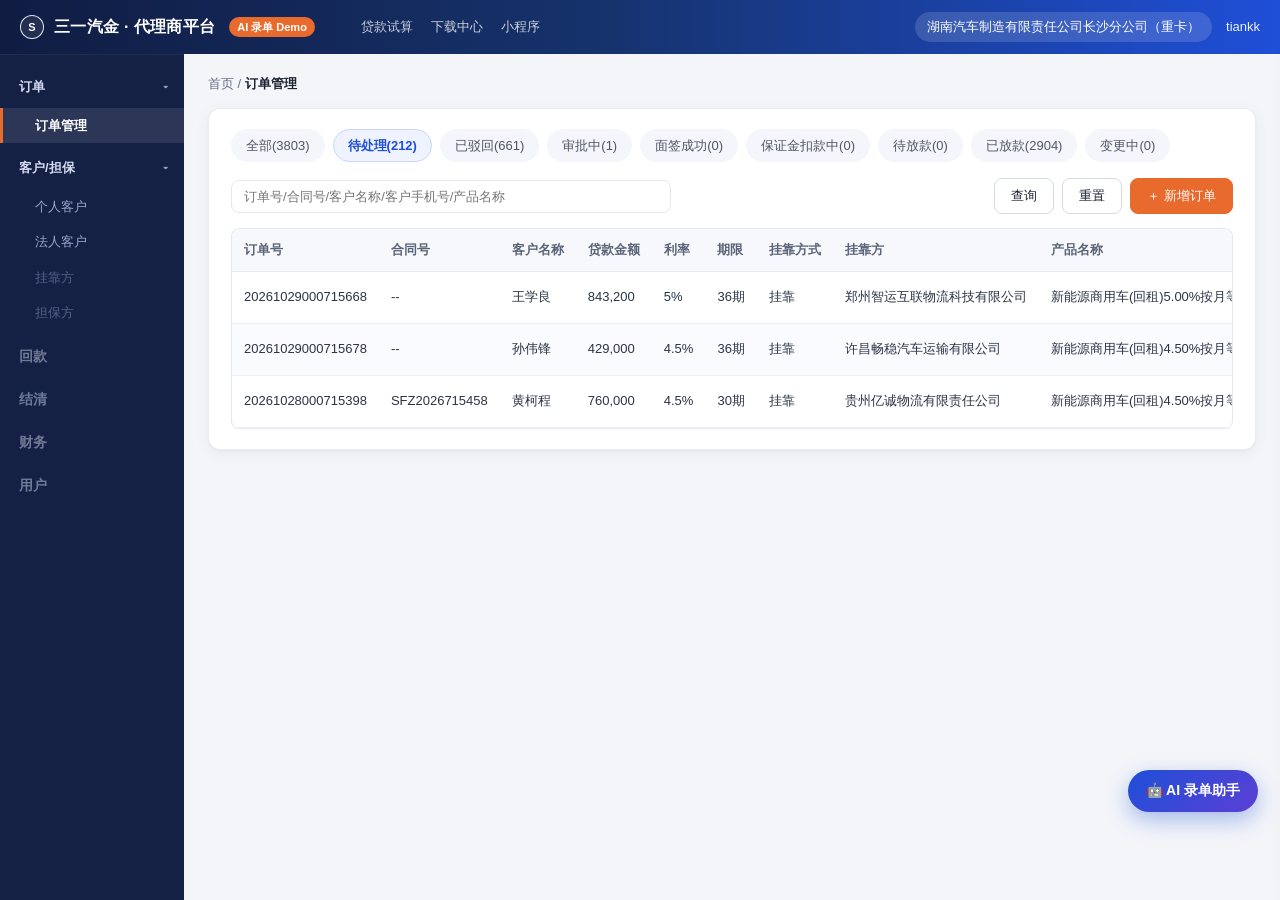
<file: index.html>
<!DOCTYPE html>
<html lang="zh-CN">
<head>
  <meta charset="UTF-8"/>
  <meta name="viewport" content="width=device-width, initial-scale=1.0"/>
  <link rel="icon" href="data:image/svg+xml,<svg xmlns=%22http://www.w3.org/2000/svg%22 viewBox=%220 0 32 32%22><circle cx=%2216%22 cy=%2216%22 r=%2214%22 fill=%22%231f4fd8%22/><text x=%2216%22 y=%2221%22 text-anchor=%22middle%22 fill=%22white%22 font-size=%2214%22 font-family=%22sans-serif%22>S</text></svg>"/>
  <title>三一汽金 · AI 智能录单 Demo（全字段版）</title>
  <link rel="stylesheet" href="styles.css"/>
</head>
<body>
  <!-- 顶栏 -->
  <header class="topbar">
    <div class="logo">
      <span class="tri">S</span>
      三一汽金 · 代理商平台
      <span class="demo-badge">AI 录单 Demo</span>
    </div>
    <span class="tb-item">贷款试算</span>
    <span class="tb-item">下载中心</span>
    <span class="tb-item">小程序</span>
    <div class="tb-right">
      <span class="pill">湖南汽车制造有限责任公司长沙分公司（重卡）</span>
      <span class="user-name">tiankk</span>
    </div>
  </header>

  <div class="layout">
    <!-- 左侧导航：订单列表 / 个人客户 / 法人客户 -->
    <nav class="sidenav" aria-label="主导航">
      <div class="nav-group">
        <div class="nav-item" data-nav="order">订单 <span class="caret">▾</span></div>
        <div class="nav-sub active" data-nav="order">订单管理</div>
      </div>
      <div class="nav-group">
        <div class="nav-item" data-nav="cust">客户/担保 <span class="caret">▾</span></div>
        <div class="nav-sub" data-nav="person">个人客户</div>
        <div class="nav-sub" data-nav="corp">法人客户</div>
        <div class="nav-sub dim" data-nav="">挂靠方</div>
        <div class="nav-sub dim" data-nav="">担保方</div>
      </div>
      <div class="nav-item dim" data-nav="">回款</div>
      <div class="nav-item dim" data-nav="">结清</div>
      <div class="nav-item dim" data-nav="">财务</div>
      <div class="nav-item dim" data-nav="">用户</div>
    </nav>

    <main class="main" id="main">
      <!-- ========= 订单管理列表 ========= -->
      <section id="view-orderList">
        <div class="crumbs">首页 / <b>订单管理</b></div>
        <div class="card">
          <div class="stat-tabs" id="orderTabs">
            <span class="stat-tab">全部(3803)</span>
            <span class="stat-tab on">待处理(212)</span>
            <span class="stat-tab">已驳回(661)</span>
            <span class="stat-tab">审批中(1)</span>
            <span class="stat-tab">面签成功(0)</span>
            <span class="stat-tab">保证金扣款中(0)</span>
            <span class="stat-tab">待放款(0)</span>
            <span class="stat-tab">已放款(2904)</span>
            <span class="stat-tab">变更中(0)</span>
          </div>
          <div class="list-head">
            <div class="search-box">
              <input id="orderSearch" placeholder="订单号/合同号/客户名称/客户手机号/产品名称"/>
            </div>
            <div class="toolbar-actions">
              <button type="button" class="btn" id="orderQueryBtn">查询</button>
              <button type="button" class="btn" id="orderResetBtn">重置</button>
              <button type="button" class="btn btn-orange" id="newOrderBtn">＋ 新增订单</button>
            </div>
          </div>
          <div class="table-wrap">
            <table class="grid" id="orderTable">
              <thead>
                <tr>
                  <th>订单号</th>
                  <th>合同号</th>
                  <th>客户名称</th>
                  <th>贷款金额</th>
                  <th>利率</th>
                  <th>期限</th>
                  <th>挂靠方式</th>
                  <th>挂靠方</th>
                  <th>产品名称</th>
                  <th>订单状态</th>
                  <th>操作</th>
                </tr>
              </thead>
              <tbody></tbody>
            </table>
          </div>
        </div>
      </section>

      <!-- ========= 个人客户列表 ========= -->
      <section id="view-personList" class="hidden">
        <div class="crumbs">首页 / 客户/担保 / <b>个人客户</b></div>
        <div class="card">
          <div class="stat-tabs" id="personTabs">
            <span class="stat-tab on">全部(1882)</span>
            <span class="stat-tab">待授权(1295)</span>
            <span class="stat-tab">预审中(0)</span>
            <span class="stat-tab">预审通过(619)</span>
            <span class="stat-tab">预审拒绝(31)</span>
          </div>
          <div class="list-head">
            <div class="search-box">
              <input id="personSearch" placeholder="搜索客户或配偶姓名/身份证/手机号"/>
            </div>
            <div class="toolbar-actions">
              <button type="button" class="btn" id="personQueryBtn">查询</button>
              <button type="button" class="btn" id="personResetBtn">重置</button>
              <button type="button" class="btn btn-orange" id="newPersonBtn">＋ 录客户</button>
            </div>
          </div>
          <div class="table-wrap">
            <table class="grid" id="personTable">
              <thead>
                <tr>
                  <th>客户姓名</th>
                  <th>身份证</th>
                  <th>客户来源</th>
                  <th>婚姻状况</th>
                  <th>业务类型</th>
                  <th>创建时间</th>
                  <th>汽金状态</th>
                </tr>
              </thead>
              <tbody></tbody>
            </table>
          </div>
        </div>
      </section>

      <!-- ========= 法人客户列表 ========= -->
      <section id="view-corpList" class="hidden">
        <div class="crumbs">首页 / 客户/担保 / <b>法人客户</b></div>
        <div class="card">
          <div class="stat-tabs" id="corpTabs">
            <span class="stat-tab on">全部(1378)</span>
            <span class="stat-tab">待授权(1249)</span>
            <span class="stat-tab">预审通过(189)</span>
            <span class="stat-tab">预审拒绝(7)</span>
          </div>
          <div class="list-head">
            <div class="search-box">
              <input id="corpSearch" placeholder="搜索企业名称/统一社会信用代码/法人姓名/法人身份证号"/>
            </div>
            <div class="toolbar-actions">
              <button type="button" class="btn" id="corpQueryBtn">查询</button>
              <button type="button" class="btn" id="corpResetBtn">重置</button>
              <button type="button" class="btn btn-orange" id="newCorpBtn">＋ 录客户</button>
            </div>
          </div>
          <div class="table-wrap">
            <table class="grid" id="corpTable">
              <thead>
                <tr>
                  <th>客户姓名</th>
                  <th>统一社会信用代码</th>
                  <th>法人姓名</th>
                  <th>业务类型</th>
                  <th>法人身份证号</th>
                  <th>汽金状态</th>
                </tr>
              </thead>
              <tbody></tbody>
            </table>
          </div>
        </div>
      </section>

      <!-- ========= 新增订单（四步向导） ========= -->
      <section id="view-wizard" class="hidden">
        <div class="crumbs">首页 / 订单管理 / <b>编辑订单</b> <span class="mode-hint">AI 录单模式</span></div>
        <div class="card">
          <div class="steps-bar" id="stepsBar">
            <div class="step-it on"><span class="n">1</span>选择金融产品</div>
            <div class="step-line"></div>
            <div class="step-it"><span class="n">2</span>添加客户、担保人</div>
            <div class="step-line"></div>
            <div class="step-it"><span class="n">3</span>添加资产</div>
            <div class="step-line"></div>
            <div class="step-it"><span class="n">4</span>上传附件</div>
          </div>

          <!-- 第一步：产品信息 -->
          <div id="step1">
            <div class="form-sec">
              <div class="f-row">
                <div class="f-item" data-field="bizType">
                  <div class="f-label">业务类型 <span class="ai-tag"></span></div>
                  <div class="opt-tags" id="bizType">
                    <span class="opt-tag" data-val="零售新车">零售新车</span>
                    <span class="opt-tag" data-val="商用车库融">商用车库融</span>
                    <span class="opt-tag" data-val="零售二手车">零售二手车</span>
                    <span class="opt-tag" data-val="存量机构">存量机构</span>
                    <span class="opt-tag" data-val="外部零售新车">外部零售新车</span>
                    <span class="opt-tag" data-val="外部零售二手车">外部零售二手车</span>
                  </div>
                </div>
              </div>
              <div class="f-row">
                <div class="f-item" data-field="prodType">
                  <div class="f-label">产品类型 <span class="ai-tag"></span></div>
                  <div class="opt-tags" id="prodType">
                    <span class="opt-tag" data-val="按揭">按揭</span>
                    <span class="opt-tag" data-val="回租">回租</span>
                    <span class="opt-tag" data-val="直租">直租</span>
                    <span class="opt-tag" data-val="库融">库融</span>
                  </div>
                </div>
              </div>
              <div class="f-row">
                <div class="f-item" data-field="calcType">
                  <div class="f-label">计算方式 <span class="ai-tag"></span></div>
                  <div class="opt-tags" id="calcType">
                    <span class="opt-tag" data-val="等额本息">等额本息</span>
                    <span class="opt-tag" data-val="等额本金">等额本金</span>
                  </div>
                </div>
              </div>
              <div class="f-row">
                <div class="f-item" data-field="repayType">
                  <div class="f-label">还款方式 <span class="ai-tag"></span></div>
                  <div class="opt-tags" id="repayType">
                    <span class="opt-tag" data-val="按月等额本息">按月等额本息</span>
                    <span class="opt-tag" data-val="前N月（1-6）还息不还本等额本息">前N月（1-6）还息不还本等额本息</span>
                    <span class="opt-tag" data-val="按季等额本息">按季等额本息</span>
                    <span class="opt-tag" data-val="冬歇期等额本息">冬歇期等额本息</span>
                  </div>
                </div>
              </div>
            </div>
            <div class="form-sec">
              <div class="f-row">
                <div class="f-item" data-field="product">
                  <div class="f-label"><span class="req">*</span>金融产品 <span class="ai-tag"></span></div>
                  <select class="f-select" id="product">
                    <option value="">请选择金融产品</option>
                    <option>仅厂担-商用车-零售新车-回租-新能源-普通产品3.0</option>
                    <option>双担保-工程机械-零售新机-回租-燃油-泵路大客户专项产品（5台）2.0</option>
                    <option>零售二手车-按揭-标准产品</option>
                  </select>
                  <div class="prod-tags hidden" id="prodTags">
                    <span class="prod-tag">还款日类型:固定15日还款</span>
                    <span class="prod-tag">计息规则:按月计息</span>
                    <span class="prod-tag">罚息收取规则:利率上浮50%</span>
                    <span class="prod-tag">贷款年限:5年</span>
                  </div>
                </div>
              </div>
              <div class="f-row">
                <div class="f-item" data-field="rate">
                  <div class="f-label"><span class="req">*</span>产品利率(%) <span class="ai-tag"></span></div>
                  <input class="f-input" id="rate" placeholder="如 5.00"/>
                </div>
                <div class="f-item" data-field="term">
                  <div class="f-label"><span class="req">*</span>贷款期数 <span class="ai-tag"></span></div>
                  <select class="f-select" id="term">
                    <option value="">请选择</option>
                    <option value="12">12期（1年）</option>
                    <option value="24">24期（2年）</option>
                    <option value="36">36期（3年）</option>
                    <option value="48">48期（4年）</option>
                    <option value="60">60期（5年）</option>
                  </select>
                </div>
                <div class="f-item" data-field="isDiscount">
                  <div class="f-label"><span class="req">*</span>是否贴息 <span class="ai-tag"></span></div>
                  <div class="radio-row" id="isDiscount">
                    <div class="radio-it" data-val="是">是</div>
                    <div class="radio-it" data-val="否">否</div>
                  </div>
                </div>
              </div>
              <div class="f-row">
                <div class="f-item" data-field="account">
                  <div class="f-label"><span class="req">*</span>收款账户 <span class="ai-tag"></span></div>
                  <select class="f-select" id="account">
                    <option value="">请选择收款账户</option>
                    <option>兴业银行(湖南汽车制造有限责任公司长沙分公司)</option>
                    <option>三一汽车金融有限公司-建行长沙华兴支行</option>
                  </select>
                  <div class="acct-info hidden" id="acctInfo">
                    <div>
                      <div class="k">收款账户开户行</div>
                      <div class="v" id="acctBank">--</div>
                    </div>
                    <div>
                      <div class="k">收款账户账号</div>
                      <div class="v" id="acctNo">--</div>
                    </div>
                    <div>
                      <div class="k">收款账户银联号</div>
                      <div class="v" id="acctUnion">--</div>
                    </div>
                  </div>
                </div>
              </div>
            </div>
          </div>

          <!-- 第二步：客户与担保 -->
          <div id="step2" class="hidden">
            <div class="form-sec">
              <div class="r-row" data-field="custName">
                <div class="r-label"><span class="req">*</span>客户名称 <span class="ai-tag"></span></div>
                <input class="f-input r-input" id="custName" placeholder="请选择客户"/>
              </div>
              <div class="r-row">
                <div class="r-label">客户信息</div>
                <div class="r-actions">
                  <button type="button" class="btn btn-primary" data-toast="已按客户名称拉取最新客户信息（演示）">✎ 更新客户信息</button>
                  <button type="button" class="btn btn-orange" data-toast="关联CRM销售订单（演示）">关联CRM销售订单</button>
                </div>
              </div>
              <div class="r-row" data-field="isBuyer">
                <div class="r-label"><span class="req">*</span>借款人是否为实际购买人 <span class="ai-tag"></span></div>
                <div class="radio-row" id="isBuyer">
                  <div class="radio-it" data-val="是">是</div>
                  <div class="radio-it" data-val="否">否</div>
                </div>
              </div>
              <div class="r-row" data-field="attachType">
                <div class="r-label"><span class="req">*</span>挂靠方式 <span class="ai-tag"></span></div>
                <div class="radio-row" id="attachType">
                  <div class="radio-it" data-val="非挂靠">非挂靠</div>
                  <div class="radio-it" data-val="挂靠">挂靠</div>
                  <div class="radio-it disabled" data-val="委托挂靠">委托挂靠</div>
                </div>
              </div>
              <div class="r-row" data-field="sameAttacher">
                <div class="r-label"><span class="req">*</span>是否同一挂靠方 <span class="ai-tag"></span></div>
                <div class="radio-row" id="sameAttacher">
                  <div class="radio-it" data-val="是">是</div>
                  <div class="radio-it" data-val="否">否</div>
                </div>
              </div>
              <div class="r-row" data-field="attacher">
                <div class="r-label"><span class="req">*</span>挂靠方 <span class="ai-tag"></span></div>
                <input class="f-input r-input" id="attacher" placeholder="如：贵州犇途运输有限公司"/>
              </div>
              <div class="r-row" data-field="city">
                <div class="r-label">备案城市 <span class="ai-tag"></span></div>
                <select class="f-select r-input" id="city">
                  <option value="">请选择备案城市</option>
                  <option>长沙</option>
                  <option>郑州</option>
                  <option>武汉</option>
                  <option>石家庄</option>
                  <option>唐山</option>
                </select>
              </div>
            </div>
            <div class="form-sec" data-field="guarantor">
              <div class="sec-head">担保方 <span class="sec-desc">指直接对三一金融提供连带责任担保的个人或法人，双无担保业务企业客户，需至少一位实控人担保方</span> <span class="ai-tag"></span></div>
              <div class="sec-add">
                <button type="button" class="btn btn-orange btn-sm" data-toast="演示模式：担保方由 AI 解析自动带入，或手工添加">＋ 添加担保方</button>
              </div>
              <div id="guarantorList"><div class="empty-tip">暂无担保方信息，可点击添加</div></div>
            </div>
            <div class="form-sec">
              <div class="sec-head">反担保 <span class="sec-desc">指直接对保证人【经销商】提供反担保的个人或法人</span></div>
              <div class="sec-add">
                <button type="button" class="btn btn-orange btn-sm" data-toast="演示模式：反担保由 AI 解析自动带入">＋ 添加反担保</button>
              </div>
              <div id="counterGList"><div class="empty-tip">暂无反担保信息，可点击添加</div></div>
            </div>
          </div>

          <!-- 第三步：资产 -->
          <div id="step3" class="hidden">
            <div class="asset-tools">
              <button type="button" class="btn btn-orange btn-sm" id="addAssetBtn">＋ 添加资产</button>
              <button type="button" class="btn btn-primary btn-sm" data-toast="批量导入资产（演示）">▦ 批量导入资产</button>
              <button type="button" class="btn btn-sm" data-toast="下载模板（演示）">下载模板</button>
            </div>
            <div class="check-strip" id="checkStrip">[信息完整性提醒]：<span>合格证信息<b class="bad">✗</b></span><span>发票信息<b class="bad">✗</b></span><span>保单信息<b class="bad">✗</b></span><span>信息一致性<b class="bad">✗</b></span></div>
            <div id="assetList"><div class="empty-tip">暂无资产，请添加或由 AI 解析带入</div></div>
            <div class="sum-row">
              <div class="sum-card"><div class="k">销售总金额（含附加品）</div><div class="v" id="sumSale">0.00元</div></div>
              <div class="sum-card"><div class="k">融资总金额（含附加品）</div><div class="v red" id="sumLoan">0.00元</div></div>
              <div class="sum-card"><div class="k">首付款金额（含附加品）</div><div class="v orange" id="sumDown">0.00元</div></div>
              <div class="sum-card"><div class="k">附加品融资比例</div><div class="v">0%</div></div>
            </div>
          </div>

          <!-- 第四步：尽调信息 + 信审材料（原站放在步骤 4「上传附件」） -->
          <div id="step4" class="hidden">
            <div class="form-sec">
              <div class="sec-title"><span class="req-mark">* </span>尽调信息</div>
              <button type="button" class="btn" data-toast="尽调信息由风控尽调流程生成（演示）">👁 查看尽调信息</button>
            </div>
            <div class="form-sec">
              <div class="sec-title">信审材料</div>
              <div id="attChecklist"></div>
              <input type="file" id="matFileInput" class="visually-hidden" multiple accept="image/*,.pdf"/>
              <div class="f-hint">提示：在右侧 AI 助手中上传的附件会自动归类到这里；也可以点击「+」直接补传，支持多选。</div>
            </div>
          </div>

          <div class="form-foot">
            <button type="button" class="btn" id="prevBtn" disabled>上一步</button>
            <div class="foot-actions">
              <button type="button" class="btn" id="saveOrderBtn">保存</button>
              <button type="button" class="btn btn-primary" id="nextBtn">下一步</button>
            </div>
          </div>
        </div>
      </section>
    </main>
  </div>

  <!-- ========= 新增个人客户弹窗 ========= -->
  <div class="mask" id="personMask">
    <div class="modal lg">
      <div class="m-hd"><span class="t">新增个人客户</span><span class="x" data-close="personMask">✕</span></div>
      <div class="m-bd">
        <div class="f-row">
          <div class="f-item" data-field="pMarriage">
            <div class="f-label"><span class="req">*</span>婚姻状况 <span class="ai-tag"></span></div>
            <div class="radio-row" id="pMarriage">
              <div class="radio-it" data-val="未婚">未婚</div>
              <div class="radio-it" data-val="已婚">已婚</div>
              <div class="radio-it" data-val="离异">离异</div>
              <div class="radio-it" data-val="丧偶">丧偶</div>
            </div>
          </div>
        </div>
        <div class="ocr-row">
          <div class="ocr-box" id="pIdFront" data-upload data-kind="身份证" data-ph="客户身份证人像面"><div class="plus">＋</div><div>客户身份证人像面</div></div>
          <div class="ocr-box" id="pIdBack" data-upload data-kind="身份证" data-ph="客户身份证国徽面"><div class="plus">＋</div><div>客户身份证国徽面</div></div>
          <div class="ocr-info">
            <div class="kv"><span class="k">姓名：</span><span class="v wait" id="pIdName">待识别</span></div>
            <div class="kv"><span class="k">身份证：</span><span class="v wait" id="pIdNo">待识别</span></div>
            <div class="kv"><span class="k">性别：</span><span class="v wait" id="pIdGender">待识别</span></div>
            <div class="kv"><span class="k">民族：</span><span class="v wait" id="pIdNation">待识别</span></div>
            <div class="kv"><span class="k">住址：</span><span class="v wait" id="pIdAddr">待识别</span></div>
            <div class="kv"><span class="k">年龄：</span><span class="v wait" id="pIdAge">待识别</span></div>
            <div class="kv"><span class="k">有效期限：</span><span class="v wait" id="pIdValid">待识别</span></div>
          </div>
        </div>
        <div class="f-row">
          <div class="f-item" data-field="pPhone">
            <div class="f-label"><span class="req">*</span>客户手机号 <span class="ai-tag"></span></div>
            <input class="f-input" id="pPhone" placeholder="请输入客户手机号"/>
          </div>
          <div class="f-item" data-field="pEmail">
            <div class="f-label"><span class="req">*</span>联系邮箱 <span class="ai-tag"></span></div>
            <input class="f-input" id="pEmail" placeholder="请输入邮箱"/>
          </div>
          <div class="f-item" data-field="pPreLoan">
            <div class="f-label"><span class="req">*</span>客户预贷款金额（万） <span class="ai-tag"></span></div>
            <input class="f-input" id="pPreLoan" placeholder="请输入1-10,000整数"/>
          </div>
        </div>
        <div class="f-row">
          <div class="f-item" data-field="pSingle">
            <div class="f-label">未婚材料证明</div>
            <div class="ocr-box ocr-box-sm" id="pSingleBox" data-upload data-kind="婚姻证明" data-ph="未婚材料证明"><div class="plus">＋</div><div>未婚材料证明</div></div>
          </div>
        </div>
        <div class="form-sec hidden" id="spouseSec" data-field="spouse">
          <div class="sec-title">配偶身份证 <span class="sec-desc">已婚客户需录入配偶证件（支持 OCR 识别）</span> <span class="ai-tag"></span></div>
          <div class="ocr-row">
            <div class="ocr-box" id="sIdFront" data-upload data-kind="配偶身份证" data-ph="配偶身份证人像面"><div class="plus">＋</div><div>配偶身份证人像面</div></div>
            <div class="ocr-box" id="sIdBack" data-upload data-kind="配偶身份证" data-ph="配偶身份证国徽面"><div class="plus">＋</div><div>配偶身份证国徽面</div></div>
            <div class="ocr-info">
              <div class="kv"><span class="k">姓名：</span><span class="v wait" id="sIdName">待识别</span></div>
              <div class="kv"><span class="k">身份证：</span><span class="v wait" id="sIdNo">待识别</span></div>
              <div class="kv"><span class="k">性别：</span><span class="v wait" id="sIdGender">待识别</span></div>
              <div class="kv"><span class="k">民族：</span><span class="v wait" id="sIdNation">待识别</span></div>
              <div class="kv"><span class="k">住址：</span><span class="v wait" id="sIdAddr">待识别</span></div>
              <div class="kv"><span class="k">有效期限：</span><span class="v wait" id="sIdValid">待识别</span></div>
            </div>
          </div>
        </div>
      </div>
      <div class="m-ft">
        <button type="button" class="btn" data-close="personMask">取消</button>
        <button type="button" class="btn btn-primary" id="savePersonBtn">保存</button>
      </div>
    </div>
  </div>

  <!-- ========= 新增法人客户弹窗 ========= -->
  <div class="mask" id="corpMask">
    <div class="modal lg">
      <div class="m-hd"><span class="t">新增法人客户</span><span class="x" data-close="corpMask">✕</span></div>
      <div class="m-bd">
        <div class="form-sec">
          <div class="f-label"><span class="req">*</span>营业执照 <span class="ai-tag"></span></div>
          <div class="ocr-row">
            <div class="ocr-box" id="cLicenseBox" data-upload data-kind="营业执照" data-ph="营业执照"><div class="plus">＋</div><div>营业执照</div></div>
            <div class="ocr-info">
              <div class="kv"><span class="k k-wide">公司名称：</span><span class="v wait" id="cCorpName">待识别</span></div>
              <div class="kv"><span class="k k-wide">统一社会信用代码：</span><span class="v wait" id="cCreditCode">待识别</span></div>
            </div>
          </div>
        </div>
        <div class="form-sec">
          <div class="f-label"><span class="req">*</span>法人身份证 <span class="ai-tag"></span></div>
          <div class="ocr-row">
            <div class="ocr-box" id="cIdFront" data-upload data-kind="身份证" data-ph="法人身份证人像面"><div class="plus">＋</div><div>法人身份证人像面</div></div>
            <div class="ocr-box" id="cIdBack" data-upload data-kind="身份证" data-ph="法人身份证国徽面"><div class="plus">＋</div><div>法人身份证国徽面</div></div>
            <div class="ocr-info">
              <div class="kv"><span class="k">姓名：</span><span class="v wait" id="cLegalName">待识别</span></div>
              <div class="kv"><span class="k">身份证：</span><span class="v wait" id="cLegalIdNo">待识别</span></div>
              <div class="kv"><span class="k">性别：</span><span class="v wait" id="cLegalGender">待识别</span></div>
              <div class="kv"><span class="k">民族：</span><span class="v wait" id="cLegalNation">待识别</span></div>
              <div class="kv"><span class="k">住址：</span><span class="v wait" id="cLegalAddr">待识别</span></div>
              <div class="kv"><span class="k">有效期限：</span><span class="v wait" id="cLegalValid">待识别</span></div>
            </div>
          </div>
        </div>
        <div class="f-row">
          <div class="f-item" data-field="cPhone">
            <div class="f-label"><span class="req">*</span>法人手机号 <span class="ai-tag"></span></div>
            <input class="f-input" id="cPhone" placeholder="请输入法人手机号"/>
          </div>
          <div class="f-item" data-field="cPreLoan">
            <div class="f-label"><span class="req">*</span>客户预贷款金额（万） <span class="ai-tag"></span></div>
            <input class="f-input" id="cPreLoan" placeholder="请输入1-10,000整数"/>
          </div>
          <div class="f-item" data-field="cEmail">
            <div class="f-label">联系邮箱 <span class="ai-tag"></span></div>
            <input class="f-input" id="cEmail" placeholder="请输入邮箱"/>
          </div>
        </div>
      </div>
      <div class="m-ft">
        <button type="button" class="btn" id="saveCorpGBtn">保存，同时将法人录为担保方</button>
        <button type="button" class="btn btn-primary" id="saveCorpBtn">保存</button>
      </div>
    </div>
  </div>

  <!-- ========= 添加资产弹窗 ========= -->
  <div class="mask" id="assetMask">
    <div class="modal xl">
      <div class="m-hd"><span class="t">添加资产</span><span class="x" data-close="assetMask">✕</span></div>
      <div class="m-bd">
        <div class="form-sec">
          <div class="sec-title">融资情况</div>
          <div class="sum-row tight">
            <div class="sum-card"><div class="k">资产总金额</div><div class="v" id="amSale">0.00元</div></div>
            <div class="sum-card"><div class="k">总贷款金额</div><div class="v red" id="amLoan">0.00元</div></div>
            <div class="sum-card"><div class="k">首付金额</div><div class="v orange" id="amDown">0.00元</div></div>
            <div class="sum-card"><div class="k">融资比例</div><div class="v" id="amRatio">0%</div></div>
          </div>
        </div>
        <div class="form-sec">
          <div class="sec-title">车型</div>
          <div class="f-row">
            <div class="f-item">
              <div class="f-label"><span class="req">*</span>类型-子类型</div>
              <select class="f-select" id="aType">
                <option>牵引车-充电牵引车</option>
                <option>牵引车-燃油牵引车</option>
                <option>自卸车-充电自卸车</option>
                <option>搅拌车-充电搅拌车</option>
                <option>载货车</option>
              </select>
            </div>
            <div class="f-item">
              <div class="f-label">合格证型号</div>
              <input class="f-input" id="aCertModel" placeholder="合格证中的资产型号"/>
            </div>
          </div>
          <div class="f-row">
            <div class="f-item">
              <div class="f-label">买卖合同型号</div>
              <input class="f-input" id="aContractModel" placeholder="买卖合同中的资产型号"/>
            </div>
            <div class="f-item">
              <div class="f-label"><span class="req">*</span>资产交易价格（元）</div>
              <input class="f-input" id="aPrice" placeholder="如：527000"/>
            </div>
          </div>
          <div class="f-row">
            <div class="f-item">
              <div class="f-label"><span class="req">*</span>客户贷款金额（元）</div>
              <input class="f-input" id="aLoan" placeholder="按融资比例自动带出，可修改"/>
            </div>
            <div class="f-item"></div>
          </div>
        </div>
        <div class="form-sec">
          <div class="sec-title">附加品</div>
          <button type="button" class="btn btn-orange btn-sm" data-toast="添加附加品（演示）">＋ 添加附加品</button>
        </div>
        <div class="form-sec">
          <div class="sec-title">合格证 <span class="ocr-badge">OCR 识别</span></div>
          <div class="ocr-block">
            <div class="ocr-box" id="aCertBox" data-upload data-kind="合格证" data-ph="合格证"><div class="plus">＋</div><div>合格证</div></div>
            <div class="ocr-fields">
              <div class="f-row">
                <div class="f-item"><div class="f-label">合格证号码</div><input class="f-input" id="aCertNo" placeholder="请输入合格证号码"/></div>
                <div class="f-item"><div class="f-label">车架号</div><input class="f-input" id="aVin" placeholder="请输入车架号（VIN）"/></div>
              </div>
              <div class="f-row">
                <div class="f-item"><div class="f-label">发动机号</div><input class="f-input" id="aEngine" placeholder="请输入发动机号"/></div>
                <div class="f-item"><div class="f-label">整车编码</div><input class="f-input" id="aVehicle" placeholder="请输入整车编码"/></div>
              </div>
            </div>
          </div>
        </div>
        <div class="form-sec">
          <div class="sec-title">发票信息 <span class="ocr-badge">OCR 识别</span></div>
          <div class="ocr-block">
            <div class="ocr-box" id="aInvBox" data-upload data-kind="发票" data-ph="发票"><div class="plus">＋</div><div>发票</div></div>
            <div class="ocr-fields">
              <div class="f-row">
                <div class="f-item">
                  <div class="f-label">发票类型</div>
                  <select class="f-select" id="aInvType">
                    <option>电子发票</option>
                    <option>纸质发票</option>
                    <option>机动车销售统一发票</option>
                  </select>
                </div>
                <div class="f-item"><div class="f-label">发票抬头</div><input class="f-input" id="aInvTitle" placeholder="请输入发票抬头"/></div>
              </div>
              <div class="f-row">
                <div class="f-item"><div class="f-label">发票编号</div><input class="f-input" id="aInvNo" placeholder="请输入发票编号"/></div>
                <div class="f-item"><div class="f-label">发票金额（元）</div><input class="f-input" id="aInvAmount" placeholder="请输入发票金额"/></div>
              </div>
            </div>
          </div>
        </div>
        <div class="form-sec">
          <div class="sec-title">保险 <span class="ocr-badge">OCR 识别</span></div>
          <div class="ocr-block">
            <div class="ocr-box" id="aInsBox" data-upload data-kind="保单" data-ph="交强险保单"><div class="plus">＋</div><div>交强险保单</div></div>
            <div class="ocr-fields">
              <div class="f-row">
                <div class="f-item">
                  <div class="f-label"><span class="req">*</span>保险公司</div>
                  <select class="f-select" id="aInsCo">
                    <option>中国人保财险</option>
                    <option>中国平安财险</option>
                    <option>太平洋财险</option>
                    <option>国寿财险</option>
                    <option>大地财险</option>
                    <option>中华联合财险</option>
                    <option>阳光财险</option>
                  </select>
                </div>
                <div class="f-item"><div class="f-label"><span class="req">*</span>保单号</div><input class="f-input" id="aPolicyNo" placeholder="请输入保单号"/></div>
              </div>
              <div class="f-row">
                <div class="f-item"><div class="f-label"><span class="req">*</span>保险期限（起）</div><input class="f-input" id="aInsStart" placeholder="YYYY-MM-DD"/></div>
                <div class="f-item"><div class="f-label"><span class="req">*</span>保险期限（止）</div><input class="f-input" id="aInsEnd" placeholder="YYYY-MM-DD"/></div>
              </div>
              <div class="f-row">
                <div class="f-item"><div class="f-label">保险公司所在地</div><input class="f-input" id="aInsLoc" placeholder="如：湖南长沙"/></div>
                <div class="f-item"></div>
              </div>
            </div>
          </div>
        </div>
      </div>
      <div class="m-ft">
        <button type="button" class="btn" data-close="assetMask">取消</button>
        <button type="button" class="btn btn-primary" id="assetSaveBtn">保存资产</button>
      </div>
    </div>
  </div>

  <!-- ========= 成功弹窗 ========= -->
  <div class="mask" id="okMask">
    <div class="modal ok-modal">
      <div class="ok-icon">✓</div>
      <div class="ok-title" id="okTitle">已保存</div>
      <div class="ok-kv" id="okBody"></div>
      <button type="button" class="btn btn-primary btn-block" data-close="okMask">知道了</button>
    </div>
  </div>

  <!-- ========= AI 助手 ========= -->
  <button type="button" class="ai-fab" id="aiFab">🤖 AI 录单助手</button>
  <aside class="ai-drawer" id="aiDrawer" aria-label="AI 录单助手">
    <div class="ai-resize" id="aiResize" title="拖拽调整高度"></div>
    <div class="ai-hd">
      <div>
        <div class="t">🤖 AI 录单助手</div>
        <div class="sub">客户信息 / 融资需求 / 附件丢给我，自动解析填充并保存</div>
      </div>
      <span class="x" id="aiClose">✕</span>
    </div>
    <div class="ai-body" id="chatBody">
      <div class="msg ai">
        <div class="bubble">我是 AI 录单助手。你可以：<br/>① 粘贴客户信息+融资需求的文字描述<br/>② 上传身份证、营业执照、合同等附件图片<br/>我会自动解析，并支持<b>分别填充到「录客户」和「录订单」</b>。<br/><span class="chat-note">⚠️ 演示环境，请勿粘贴真实客户敏感信息</span></div>
      </div>
    </div>
    <div class="ai-ft">
      <div class="file-tags" id="fileTags"></div>
      <div class="ai-quick">
        <button type="button" class="btn" id="demoFillBtn">📋 填入示例</button>
        <button type="button" class="btn" id="attBtn">📎 添加附件</button>
        <input type="file" id="attInput" class="visually-hidden" multiple accept="image/*,.pdf"/>
        <input type="file" id="boxFileInput" class="visually-hidden" accept="image/*,.pdf"/>
      </div>
      <div class="chat-input-row">
        <textarea id="chatInput" placeholder="粘贴客户信息、融资需求…"></textarea>
        <div class="chat-btns">
          <button type="button" class="btn btn-primary" id="parseBtn">AI 智能解析</button>
          <button type="button" class="btn" id="newSessBtn" title="清空对话上下文，开始新的一单">🧹 新会话</button>
          <button type="button" class="btn" id="cfgBtn">⚙ 接口</button>
        </div>
      </div>
      <div class="cfg-panel hidden" id="cfgPanel">
        <div>大模型接口（OpenAI 兼容，留空则本地规则解析）：</div>
        <input id="cfgBase" placeholder="API 地址，如 https://api.deepseek.com/v1"/>
        <input id="cfgKey" placeholder="API Key" type="password"/>
        <div class="cfg-models">
          <span class="chat-tip">百炼常用模型，点击填入：</span>
          <button type="button" class="btn btn-sm" data-m="qwen3.7-plus">qwen3.7-plus(图文)</button>
          <button type="button" class="btn btn-sm" data-m="qwen3.8-max">qwen3.8-max(图文)</button>
          <button type="button" class="btn btn-sm" data-m="qwen3.8-flash">qwen3.8-flash(纯文本)</button>
          <div class="cfg-model-note">注意：qwen-vl-plus / qwen-vl-max / qwen-plus 等老型号已下线，会报 model_not_found</div>
        </div>
        <div class="cfg-row">
          <div><input id="cfgModel" placeholder="模型名，如 deepseek-chat"/></div>
          <div class="cfg-vision"><input type="checkbox" id="cfgVision"/>识别图片</div>
        </div>
        <div class="cfg-actions">
          <button type="button" class="btn btn-sm" id="cfgTestBtn">测试连接</button>
          <span class="cfg-msg" id="cfgTestMsg"></span>
        </div>
      </div>
    </div>
  </aside>

  <div id="toast"></div>
  <script src="app.js"></script>
</body>
</html>
</file>
<file: styles.css>
/* =========================================================
   三一汽金 · AI 智能录单 Demo
   视觉层：克制的蓝橙体系、更清晰的层级与对齐
   ========================================================= */

:root {
  --blue: #1f4fd8;
  --blue-d: #163cb0;
  --blue-soft: #eef3ff;
  --blue-line: #c9d6f8;
  --orange: #e86a2d;
  --orange-d: #d45a20;
  --orange-soft: #fff4ec;
  --red: #d4382d;
  --red-soft: #fff1f0;
  --green: #2f9e44;
  --green-soft: #edf9ee;
  --gold: #d48806;
  --gold-soft: #fff8e8;
  --bg: #f3f5f9;
  --card: #ffffff;
  --line: #e4e8f0;
  --line-strong: #d5dbe6;
  --text: #1c2333;
  --sub: #667085;
  --muted: #98a2b3;
  --sidebar: #142044;
  --sidebar-text: #b7c0dc;
  --topbar-h: 54px;
  --sidenav-w: 184px;
  --radius: 8px;
  --radius-lg: 12px;
  --shadow: 0 1px 2px rgba(16, 24, 40, 0.04), 0 4px 16px rgba(16, 24, 40, 0.05);
  --shadow-md: 0 8px 24px rgba(16, 24, 40, 0.10);
  --focus: 0 0 0 3px rgba(31, 79, 216, 0.16);
}

* { margin: 0; padding: 0; box-sizing: border-box; }

html, body {
  font-family: -apple-system, BlinkMacSystemFont, "PingFang SC", "Microsoft YaHei", "Noto Sans SC", sans-serif;
  background: var(--bg);
  color: var(--text);
  overflow-x: hidden;
  font-size: 14px;
  line-height: 1.5;
}

button { cursor: pointer; font-family: inherit; }
input, select, textarea { font-family: inherit; color: var(--text); }

.hidden { display: none !important; }

/* ============ 顶栏 ============ */
.topbar {
  height: var(--topbar-h);
  background: linear-gradient(90deg, #101c42 0%, #16336e 48%, #1f4fd8 100%);
  display: flex;
  align-items: center;
  padding: 0 20px;
  color: #fff;
  position: sticky;
  top: 0;
  z-index: 50;
  box-shadow: 0 1px 0 rgba(255, 255, 255, 0.06);
}

.logo {
  display: flex;
  align-items: center;
  gap: 10px;
  font-weight: 700;
  font-size: 16px;
  margin-right: 28px;
  letter-spacing: 0.02em;
  white-space: nowrap;
}

.logo .tri {
  width: 24px;
  height: 24px;
  border: 1.5px solid rgba(255, 255, 255, 0.88);
  border-radius: 50%;
  display: inline-flex;
  align-items: center;
  justify-content: center;
  font-size: 11px;
  font-weight: 700;
  background: rgba(255, 255, 255, 0.08);
}

.demo-badge {
  background: var(--orange);
  color: #fff;
  font-size: 11px;
  font-weight: 600;
  padding: 2px 8px;
  border-radius: 999px;
  margin-left: 4px;
  letter-spacing: 0;
}

.tb-item {
  font-size: 13px;
  opacity: 0.78;
  margin-left: 18px;
  cursor: default;
  white-space: nowrap;
}

.tb-right {
  margin-left: auto;
  display: flex;
  align-items: center;
  gap: 14px;
  font-size: 13px;
}

.pill {
  background: rgba(255, 255, 255, 0.14);
  padding: 5px 12px;
  border-radius: 999px;
  max-width: 360px;
  overflow: hidden;
  text-overflow: ellipsis;
  white-space: nowrap;
}

.user-name {
  opacity: 0.92;
  font-weight: 500;
}

/* ============ 布局 / 侧栏 ============ */
.layout {
  display: flex;
  min-height: calc(100vh - var(--topbar-h));
}

.sidenav {
  width: var(--sidenav-w);
  background: var(--sidebar);
  color: var(--sidebar-text);
  padding: 12px 0 24px;
  flex-shrink: 0;
}

.nav-group { font-size: 13px; margin-bottom: 4px; }

.nav-item {
  padding: 11px 16px;
  cursor: pointer;
  display: flex;
  justify-content: space-between;
  align-items: center;
  border-left: 3px solid transparent;
  color: #d5dcf0;
  font-weight: 600;
}

.nav-item .caret { font-size: 10px; opacity: 0.7; }

.nav-item:hover,
.nav-sub:hover { background: rgba(255, 255, 255, 0.06); }

.nav-item.active {
  background: rgba(255, 255, 255, 0.10);
  border-left-color: var(--orange);
  color: #fff;
}

.nav-sub {
  padding: 8px 16px 8px 32px;
  font-size: 13px;
  color: #9aa7d0;
  cursor: pointer;
  border-left: 3px solid transparent;
}

.nav-sub.active {
  color: #fff;
  background: rgba(255, 255, 255, 0.10);
  border-left-color: var(--orange);
  font-weight: 600;
}

.nav-item.dim,
.nav-sub.dim { opacity: 0.48; cursor: default; }

/* ============ 主区域 ============ */
.main {
  flex: 1;
  padding: 20px 24px 100px;
  min-width: 0;
}

.crumbs {
  font-size: 13px;
  color: var(--sub);
  margin-bottom: 14px;
}

.crumbs b { color: var(--text); font-weight: 600; }

.mode-hint {
  color: var(--orange);
  margin-left: 10px;
  font-size: 12px;
  font-weight: 500;
}

.card {
  background: var(--card);
  border-radius: var(--radius-lg);
  padding: 20px 22px;
  box-shadow: var(--shadow);
  border: 1px solid rgba(228, 232, 240, 0.8);
}

/* ============ 状态 Tab / 工具条 ============ */
.stat-tabs {
  display: flex;
  gap: 8px;
  flex-wrap: wrap;
  margin-bottom: 16px;
}

.stat-tab {
  padding: 6px 14px;
  border-radius: 999px;
  background: #f4f6fb;
  font-size: 13px;
  color: #4e5566;
  border: 1px solid transparent;
  cursor: pointer;
  transition: background 0.15s, color 0.15s, border-color 0.15s;
}

.stat-tab:hover { background: #eaeef6; }

.stat-tab.on {
  background: var(--blue-soft);
  color: var(--blue);
  border-color: var(--blue-line);
  font-weight: 600;
}

.list-head {
  display: flex;
  justify-content: space-between;
  align-items: center;
  gap: 16px;
  margin-bottom: 14px;
  flex-wrap: wrap;
}

.search-box {
  flex: 1;
  max-width: 440px;
  display: flex;
  border: 1px solid var(--line);
  border-radius: var(--radius);
  overflow: hidden;
  background: #fff;
  min-width: 240px;
}

.search-box input {
  flex: 1;
  border: none;
  padding: 8px 12px;
  font-size: 13px;
  outline: none;
  background: transparent;
}

.search-box:focus-within {
  border-color: var(--blue);
  box-shadow: var(--focus);
}

.toolbar-actions {
  display: flex;
  gap: 8px;
  flex-wrap: wrap;
}

/* ============ 按钮 ============ */
.btn {
  border: 1px solid var(--line-strong);
  background: #fff;
  border-radius: var(--radius);
  padding: 8px 16px;
  font-size: 13px;
  color: var(--text);
  transition: background 0.15s, border-color 0.15s, box-shadow 0.15s;
  white-space: nowrap;
}

.btn:hover { background: #f7f8fb; }

.btn-primary {
  background: var(--blue);
  border-color: var(--blue);
  color: #fff;
}

.btn-primary:hover { background: var(--blue-d); border-color: var(--blue-d); }

.btn-orange {
  background: var(--orange);
  border-color: var(--orange);
  color: #fff;
}

.btn-orange:hover { background: var(--orange-d); border-color: var(--orange-d); }

.btn-danger {
  color: var(--red);
  border-color: #f0b3ae;
  background: #fff;
}

.btn-danger:hover { background: var(--red-soft); }

.btn:disabled { opacity: 0.5; cursor: not-allowed; }

.btn-sm { padding: 5px 12px; font-size: 12px; }

/* ============ 表格 ============ */
.table-wrap {
  overflow-x: auto;
  border: 1px solid var(--line);
  border-radius: var(--radius);
}

table.grid {
  width: 100%;
  border-collapse: collapse;
  font-size: 13px;
}

table.grid th {
  background: #f6f8fc;
  color: #5b6478;
  font-weight: 600;
  text-align: left;
  padding: 11px 12px;
  border-bottom: 1px solid var(--line);
  white-space: nowrap;
  position: sticky;
  top: 0;
}

table.grid td {
  padding: 11px 12px;
  border-bottom: 1px solid #eef0f5;
  color: #2b3345;
  white-space: nowrap;
}

table.grid tbody tr:nth-child(even) td { background: #fafbfe; }
table.grid tbody tr:hover td { background: #f3f6ff; }

.link { color: var(--blue); cursor: pointer; font-weight: 500; }

.st-tag {
  display: inline-block;
  padding: 2px 8px;
  border-radius: 4px;
  font-size: 12px;
  font-weight: 500;
  background: var(--blue-soft);
  color: var(--blue);
}

.st-ok { background: var(--green-soft); color: #237a33; }
.st-warn { background: var(--gold-soft); color: #b07004; }
.st-info { background: var(--blue-soft); color: var(--blue); }
.st-danger { background: var(--red-soft); color: var(--red); }
.st-proc { background: var(--orange-soft); color: #c2571b; }

.empty-tip {
  text-align: center;
  color: var(--sub);
  padding: 40px 0;
  font-size: 13px;
}

/* ============ 步骤条 ============ */
.steps-bar {
  display: flex;
  align-items: center;
  margin: 4px 0 24px;
  padding: 4px 2px 8px;
  overflow-x: auto;
}

.step-it {
  display: flex;
  align-items: center;
  gap: 8px;
  font-size: 14px;
  color: var(--sub);
  white-space: nowrap;
}

.step-it .n {
  width: 26px;
  height: 26px;
  border-radius: 50%;
  background: #e8ebf2;
  color: var(--sub);
  display: inline-flex;
  align-items: center;
  justify-content: center;
  font-size: 13px;
  font-weight: 650;
  flex-shrink: 0;
}

.step-it.on { color: var(--blue); font-weight: 650; }
.step-it.on .n { background: var(--blue); color: #fff; }
.step-it.done { color: #3d8b4c; }
.step-it.done .n { background: var(--green-soft); color: var(--green); }

.step-line {
  width: 72px;
  height: 2px;
  background: #e4e7ef;
  margin: 0 12px;
  flex-shrink: 0;
}

.step-it.done + .step-line { background: #b7e0bc; }

/* ============ 表单 ============ */
.form-sec { margin-bottom: 22px; }

.sec-title {
  font-size: 14px;
  font-weight: 650;
  margin-bottom: 12px;
  padding-left: 10px;
  border-left: 3px solid var(--blue);
  display: flex;
  align-items: center;
  flex-wrap: wrap;
  gap: 8px;
}

.sec-title .req-mark { color: var(--red); margin-right: 2px; }
.sec-desc { font-weight: 400; font-size: 12px; color: var(--sub); }

.f-row {
  display: flex;
  gap: 18px;
  margin-bottom: 14px;
  flex-wrap: wrap;
}

.f-item { flex: 1; min-width: 220px; }

.f-label {
  font-size: 13px;
  color: #4a5263;
  margin-bottom: 6px;
  display: flex;
  align-items: center;
  gap: 6px;
}

.req { color: var(--red); }

.f-input,
.f-select {
  width: 100%;
  border: 1px solid var(--line);
  border-radius: var(--radius);
  padding: 8px 12px;
  font-size: 13px;
  outline: none;
  background: #fff;
  transition: border-color 0.15s, box-shadow 0.15s;
}

.f-input:focus,
.f-select:focus {
  border-color: var(--blue);
  box-shadow: var(--focus);
}

.f-input.warn {
  border-color: var(--gold);
  background: #fffbeb;
}

.f-hint { font-size: 12px; color: var(--sub); margin-top: 8px; }

.opt-tags {
  display: flex;
  gap: 6px 16px;
  flex-wrap: wrap;
  padding: 4px 0;
}

.opt-tag {
  font-size: 13px;
  color: #4e5566;
  cursor: pointer;
  padding: 4px 2px 5px;
  border-bottom: 2px solid transparent;
}

.opt-tag:hover { color: var(--blue); }

.opt-tag.on {
  color: var(--blue);
  border-bottom-color: var(--blue);
  font-weight: 650;
}

.radio-row { display: flex; gap: 10px; flex-wrap: wrap; }

.radio-it {
  border: 1px solid var(--line);
  border-radius: var(--radius);
  padding: 7px 16px;
  font-size: 13px;
  cursor: pointer;
  background: #fff;
}

.radio-it:hover { border-color: var(--blue-line); }

.radio-it.on {
  border-color: var(--blue);
  color: var(--blue);
  background: var(--blue-soft);
  font-weight: 650;
}

.radio-it.on::before {
  content: "●";
  font-size: 8px;
  margin-right: 6px;
  vertical-align: 2px;
}

.radio-it.disabled { opacity: 0.42; cursor: not-allowed; }

.r-row {
  display: flex;
  align-items: center;
  margin-bottom: 18px;
  gap: 12px;
}

.r-label {
  width: 180px;
  flex-shrink: 0;
  font-size: 13px;
  color: #333;
  display: flex;
  align-items: center;
  gap: 4px;
}

.r-input { width: 465px; max-width: 100%; }
.r-actions { display: flex; gap: 10px; flex-wrap: wrap; }

.g-card2 {
  border: 1px solid var(--line);
  border-radius: var(--radius);
  padding: 16px 18px;
  margin-top: 12px;
  display: flex;
  gap: 18px;
  background: #fff;
  max-width: 560px;
}

.g-left {
  display: flex;
  flex-direction: column;
  align-items: center;
  gap: 12px;
  flex-shrink: 0;
}

.g-ops { display: flex; gap: 8px; }

.g-avatar2 {
  width: 46px;
  height: 46px;
  border-radius: 50%;
  background: var(--blue);
  color: #fff;
  display: flex;
  align-items: center;
  justify-content: center;
  font-size: 12px;
  font-weight: 600;
}

.g-avatar2.corp { background: var(--orange); }
.g-info2 { flex: 1; }

.g-name2 { font-size: 14px; font-weight: 700; color: #333; }
.g-name2 .zx { color: var(--orange); font-size: 12px; font-weight: 400; margin-left: 6px; }
.g-sub { margin-top: 12px; font-size: 13px; color: #4e5566; }

.prod-tags {
  display: flex;
  gap: 8px;
  flex-wrap: wrap;
  margin: 8px 0 2px;
}

.prod-tag {
  font-size: 12px;
  color: #b86a12;
  background: #fff7e6;
  border: 1px solid #ffd591;
  border-radius: 4px;
  padding: 2px 8px;
}

.acct-info {
  display: flex;
  gap: 36px;
  background: #f6f8fc;
  border-radius: var(--radius);
  padding: 12px 16px;
  font-size: 13px;
  margin-top: 10px;
  flex-wrap: wrap;
}

.acct-info .k { color: var(--sub); font-size: 12px; }
.acct-info .v { font-weight: 650; margin-top: 2px; }

/* AI 标记 */
.ai-tag {
  display: none;
  font-size: 10px;
  padding: 1px 6px;
  border-radius: 8px;
  font-weight: 500;
  letter-spacing: 0.02em;
}

.ai-tag.high { display: inline-block; background: var(--green-soft); color: #237a33; }
.ai-tag.mid { display: inline-block; background: var(--gold-soft); color: #b07004; }
.ai-tag.low { display: inline-block; background: var(--red-soft); color: var(--red); }

@keyframes aiFlash {
  0% { background: #dbe6ff; }
  100% { background: transparent; }
}

.ai-flash { animation: aiFlash 1.1s ease-out; border-radius: 6px; }

/* ============ OCR ============ */
.ocr-row {
  display: flex;
  gap: 14px;
  margin-bottom: 14px;
  flex-wrap: wrap;
}

.ocr-box {
  width: 200px;
  height: 120px;
  border: 1.5px dashed #c5cad6;
  border-radius: var(--radius);
  display: flex;
  flex-direction: column;
  align-items: center;
  justify-content: center;
  color: var(--sub);
  font-size: 12px;
  cursor: pointer;
  background: #f8f9fd;
  gap: 6px;
  position: relative;
}

.ocr-box:hover { border-color: var(--blue); color: var(--blue); }
.ocr-box .plus { font-size: 24px; line-height: 1; }

.ocr-box.done {
  border-style: solid;
  border-color: var(--green);
  color: var(--green);
  background: var(--green-soft);
}

.ocr-box.has-img { padding: 0; overflow: hidden; }
.ocr-box.has-img img { position: absolute; inset: 0; width: 100%; height: 100%; object-fit: cover; }

.ocr-box .box-cap {
  position: absolute;
  left: 0; right: 0; bottom: 0;
  background: rgba(20, 25, 40, 0.62);
  color: #fff;
  font-size: 10px;
  padding: 2px 6px;
  white-space: nowrap;
  overflow: hidden;
  text-overflow: ellipsis;
  text-align: left;
}

.ocr-box .del {
  position: absolute;
  top: 4px; right: 4px;
  width: 20px; height: 20px;
  border-radius: 50%;
  background: rgba(0, 0, 0, 0.55);
  color: #fff;
  font-size: 13px;
  display: flex;
  align-items: center;
  justify-content: center;
  z-index: 2;
  cursor: pointer;
}

.ocr-box .del:hover { background: var(--red); }

.ocr-box-sm { width: 240px; height: 80px; }

.ocr-info {
  flex: 1;
  min-width: 240px;
  display: grid;
  grid-template-columns: 1fr;
  gap: 6px;
  font-size: 13px;
}

.ocr-info .kv { display: flex; gap: 8px; }
.ocr-info .k { color: var(--sub); width: 64px; flex-shrink: 0; }
.ocr-info .k-wide { width: 132px; }
.ocr-info .v { color: var(--text); font-weight: 500; }
.ocr-info .v.wait { color: var(--red); font-weight: 400; }
.ocr-info .v.ok::after { content: " ✓"; color: var(--green); }

.ocr-fields { flex: 1; min-width: 420px; }
.ocr-block {
  display: flex;
  gap: 18px;
  align-items: flex-start;
  flex-wrap: wrap;
}

.ocr-badge { color: var(--green); font-size: 12px; font-weight: 400; }

/* ============ 担保 / 资产卡片 ============ */
.g-card {
  border: 1px solid var(--line);
  border-radius: var(--radius);
  padding: 14px 16px;
  margin-top: 12px;
  display: flex;
  align-items: center;
  gap: 16px;
  background: #fafbff;
}

.g-avatar {
  width: 44px; height: 44px;
  border-radius: 50%;
  background: var(--blue);
  color: #fff;
  display: flex;
  align-items: center;
  justify-content: center;
  font-size: 12px;
  flex-shrink: 0;
}

.g-info { flex: 1; font-size: 13px; line-height: 1.9; }
.g-name { font-weight: 600; font-size: 14px; }
.g-name .zx { font-size: 11px; color: var(--sub); font-weight: 400; margin-left: 6px; }

.sec-head { font-size: 14px; font-weight: 700; color: #333; }
.sec-add { margin-top: 12px; }

.asset-tools { display: flex; gap: 10px; margin-bottom: 12px; flex-wrap: wrap; }

.check-strip {
  font-size: 13px;
  margin-bottom: 14px;
  color: var(--text);
  background: #f7f8fb;
  border-radius: var(--radius);
  padding: 10px 14px;
}

.check-strip .bad { color: var(--red); margin: 0 18px 0 4px; }
.check-strip .good { color: var(--green); margin: 0 16px 0 4px; }

.asset-card {
  border: 1px solid var(--line);
  border-radius: var(--radius);
  padding: 16px;
  margin-bottom: 12px;
  display: flex;
  gap: 18px;
  background: #fff;
}

.asset-idx { font-weight: 700; font-size: 14px; }
.asset-main { flex: 1; font-size: 13px; line-height: 1.9; }
.asset-title { font-weight: 650; font-size: 14px; }
.asset-main .amt { color: var(--red); font-weight: 600; }
.asset-meta { color: var(--sub); }

.asset-ops {
  display: flex;
  flex-direction: column;
  gap: 6px;
  align-items: flex-end;
}

.asset-edit-btn {
  border: 1px solid var(--line);
  background: #fff;
  color: var(--blue);
  border-radius: 6px;
  padding: 4px 12px;
  font-size: 12px;
  cursor: pointer;
  white-space: nowrap;
}

.asset-edit-btn:hover { background: var(--blue-soft); border-color: var(--blue); }

.pct-tag {
  background: var(--orange);
  color: #fff;
  font-size: 11px;
  border-radius: 4px;
  padding: 1px 6px;
  margin-left: 4px;
}

.sum-row {
  display: flex;
  gap: 14px;
  margin-top: 16px;
  flex-wrap: wrap;
}

.sum-row.tight { margin: 0; }

.sum-card {
  flex: 1;
  min-width: 180px;
  background: #f6f8fc;
  border-radius: var(--radius);
  padding: 14px 16px;
}

.sum-card .k { font-size: 12px; color: var(--sub); }
.sum-card .v { font-size: 18px; font-weight: 700; margin-top: 4px; }
.sum-card .v.red { color: var(--red); }
.sum-card .v.orange { color: var(--orange); }

/* ============ 底部操作栏 ============ */
.form-foot {
  position: fixed;
  left: var(--sidenav-w);
  right: 0;
  bottom: 0;
  z-index: 40;
  background: rgba(255, 255, 255, 0.96);
  backdrop-filter: blur(8px);
  border-top: 1px solid var(--line);
  padding: 12px 24px;
  display: flex;
  justify-content: space-between;
  box-shadow: 0 -4px 16px rgba(16, 24, 40, 0.04);
}

/* 抽屉打开时，底部操作栏让出空间，避免挡住「下一步 / 保存」 */
@media (min-width: 1101px) {
  body:has(#aiDrawer.open:not(.edge-left)) .form-foot {
    right: min(520px, 100vw);
  }
  body:has(#aiDrawer.open.edge-left) .form-foot {
    left: max(var(--sidenav-w), min(520px, 100vw));
  }
}

.foot-actions { display: flex; gap: 10px; }

/* ============ AI 助手 ============ */
.ai-fab {
  position: fixed;
  right: 22px;
  bottom: 88px;
  z-index: 80;
  background: linear-gradient(135deg, #1f4fd8, #5b3fd4);
  color: #fff;
  border: none;
  border-radius: 999px;
  padding: 12px 18px;
  font-size: 14px;
  font-weight: 650;
  box-shadow: 0 8px 22px rgba(31, 79, 216, 0.36);
  display: flex;
  align-items: center;
  gap: 8px;
  cursor: grab;
  user-select: none;
  touch-action: none;
  white-space: nowrap;
}

.ai-fab.dragging {
  cursor: grabbing;
  box-shadow: 0 12px 28px rgba(31, 79, 216, 0.48);
  transition: none;
}

.ai-fab.edge-left { right: auto; left: 22px; }

.ai-drawer {
  position: fixed;
  top: var(--topbar-h);
  right: 0;
  bottom: 0;
  width: min(520px, 100vw);
  background: #fff;
  box-shadow: -8px 0 28px rgba(16, 24, 40, 0.12);
  z-index: 79;
  display: flex;
  flex-direction: column;
  transform: translateX(105%);
  transition: transform 0.25s ease;
  border-top-left-radius: 12px;
}

.ai-drawer.edge-left {
  right: auto;
  left: 0;
  box-shadow: 8px 0 28px rgba(16, 24, 40, 0.12);
  transform: translateX(-105%);
  border-top-left-radius: 0;
  border-top-right-radius: 12px;
}

.ai-drawer.open { transform: none; }

.ai-resize {
  height: 10px;
  cursor: ns-resize;
  display: flex;
  align-items: center;
  justify-content: center;
  flex-shrink: 0;
  background: linear-gradient(90deg, #eef3ff, #f7f4ff);
  touch-action: none;
}

.ai-resize::before {
  content: "";
  width: 44px;
  height: 4px;
  border-radius: 2px;
  background: #c9cedb;
}

.ai-resize:hover::before,
.ai-resize.dragging::before { background: var(--blue); }

.ai-hd {
  padding: 14px 16px;
  border-bottom: 1px solid var(--line);
  display: flex;
  align-items: center;
  justify-content: space-between;
  background: linear-gradient(90deg, #eef3ff, #f7f4ff);
}

.ai-hd .t { font-weight: 700; font-size: 14px; }
.ai-hd .sub { font-size: 12px; color: var(--sub); margin-top: 2px; }
.ai-hd .x { cursor: pointer; color: var(--sub); font-size: 16px; padding: 4px; }
.ai-hd .x:hover { color: var(--text); }

.ai-body {
  flex: 1;
  overflow-y: auto;
  padding: 14px;
  background: #f5f7fb;
}

.msg { margin-bottom: 12px; display: flex; }
.msg.user { justify-content: flex-end; }

.bubble {
  max-width: 88%;
  padding: 10px 12px;
  border-radius: 12px;
  font-size: 13px;
  line-height: 1.65;
  word-break: break-word;
}

.msg.ai .bubble {
  background: #fff;
  border: 1px solid #e8eaf5;
  border-top-left-radius: 4px;
}

.msg.user .bubble {
  background: var(--blue);
  color: #fff;
  border-top-right-radius: 4px;
}

.bubble .act-btn {
  display: inline-block;
  margin: 6px 6px 0 0;
  background: var(--blue);
  color: #fff;
  border-radius: 6px;
  padding: 6px 12px;
  font-size: 12px;
  cursor: pointer;
  border: none;
}

.bubble .act-btn.ghost {
  background: #fff;
  color: var(--blue);
  border: 1px solid var(--blue);
}

.chat-note { color: var(--muted); font-size: 12px; }
.chat-tip { font-size: 11px; color: var(--muted); }

.ai-ft {
  border-top: 1px solid var(--line);
  padding: 10px 12px 12px;
  background: #fff;
}

.file-tags { display: flex; flex-wrap: wrap; gap: 6px; margin-bottom: 8px; }

.file-tag {
  font-size: 11px;
  background: var(--blue-soft);
  color: var(--blue);
  border-radius: 4px;
  padding: 3px 8px;
  display: inline-flex;
  gap: 6px;
  align-items: center;
}

.file-tag .kind { color: #7b88b0; }
.file-tag .x { cursor: pointer; color: #98a4c8; }

.chat-input-row { display: flex; gap: 8px; }

#chatInput {
  flex: 1;
  border: 1px solid var(--line);
  border-radius: var(--radius);
  padding: 9px 10px;
  font-size: 13px;
  resize: none;
  height: 96px;
  outline: none;
}

#chatInput:focus { border-color: var(--blue); box-shadow: var(--focus); }

.chat-btns { display: flex; flex-direction: column; gap: 6px; }
.chat-btns .btn { padding: 6px 10px; font-size: 12px; }

.ai-quick { display: flex; gap: 8px; margin-bottom: 8px; flex-wrap: wrap; }
.ai-quick .btn { font-size: 12px; padding: 5px 10px; }

.cfg-panel {
  border-top: 1px dashed var(--line);
  padding: 10px 4px 2px;
  font-size: 12px;
  color: var(--sub);
}

.cfg-panel input {
  width: 100%;
  border: 1px solid var(--line);
  border-radius: 5px;
  padding: 5px 8px;
  font-size: 12px;
  margin: 3px 0 7px;
}

.cfg-row { display: flex; gap: 8px; }
.cfg-row > div { flex: 1; }
.cfg-vision {
  display: flex;
  align-items: center;
  gap: 5px;
  padding-bottom: 6px;
}

.cfg-vision input { width: auto; margin: 0; }

.cfg-models {
  display: flex;
  gap: 6px;
  flex-wrap: wrap;
  align-items: center;
  margin-bottom: 6px;
}

.cfg-model-note { font-size: 10px; color: #999; width: 100%; }
.cfg-actions { display: flex; gap: 8px; align-items: center; }
.cfg-msg { font-size: 12px; color: var(--sub); }

/* 信审材料 */
.mat-group { margin-bottom: 20px; }
.mat-group .mg-t { font-size: 13px; font-weight: 650; color: #333; margin-bottom: 10px; }
.mat-group .mg-t .ic { color: #c9cedb; font-weight: 400; margin-left: 4px; }
.mat-row { display: flex; flex-wrap: wrap; gap: 16px; }
.mat-thumb { width: 120px; position: relative; text-align: center; }

.mat-thumb .th {
  width: 120px;
  height: 150px;
  border: 1px solid var(--line);
  border-radius: 6px;
  background: #fafafa;
  display: flex;
  align-items: center;
  justify-content: center;
  overflow: hidden;
}

.mat-thumb .th img { width: 100%; height: 100%; object-fit: cover; }
.mat-ph { font-size: 30px; color: #c9cedb; }

.mat-thumb .nm {
  font-size: 11px;
  color: var(--sub);
  margin-top: 5px;
  white-space: nowrap;
  overflow: hidden;
  text-overflow: ellipsis;
}

.mat-thumb .del {
  position: absolute;
  top: -6px;
  right: 10px;
  width: 18px;
  height: 18px;
  border-radius: 50%;
  background: rgba(0, 0, 0, 0.55);
  color: #fff;
  font-size: 12px;
  line-height: 18px;
  cursor: pointer;
  display: none;
  z-index: 2;
}

.mat-thumb:hover .del { display: block; }
.mat-thumb .del:hover { background: var(--red); }

.pdf-ic {
  width: 56px;
  height: 70px;
  border-radius: 6px;
  background: #f5544a;
  color: #fff;
  font-weight: 700;
  display: flex;
  align-items: center;
  justify-content: center;
  font-size: 14px;
}

.mat-add {
  width: 120px;
  height: 150px;
  border: 1px dashed #c9cedb;
  border-radius: 6px;
  background: #fff;
  color: #c9cedb;
  font-size: 30px;
  display: flex;
  align-items: center;
  justify-content: center;
  cursor: pointer;
}

.mat-add:hover { border-color: var(--blue); color: var(--blue); }

.visually-hidden {
  position: absolute;
  width: 1px;
  height: 1px;
  padding: 0;
  margin: -1px;
  overflow: hidden;
  clip: rect(0, 0, 0, 0);
  border: 0;
}

/* ============ 弹窗 ============ */
.mask {
  position: fixed;
  inset: 0;
  background: rgba(15, 20, 40, 0.45);
  display: none;
  align-items: center;
  justify-content: center;
  z-index: 90;
}

.mask.show { display: flex; }

.modal {
  background: #fff;
  border-radius: var(--radius-lg);
  width: 760px;
  max-width: 94vw;
  max-height: 88vh;
  display: flex;
  flex-direction: column;
  overflow: hidden;
  box-shadow: var(--shadow-md);
}

.modal.lg { width: 860px; }
.modal.xl { width: 960px; }

.m-hd {
  padding: 14px 20px;
  border-bottom: 1px solid var(--line);
  display: flex;
  justify-content: space-between;
  align-items: center;
}

.m-hd .t { font-weight: 700; font-size: 15px; }
.m-hd .x { cursor: pointer; color: var(--sub); font-size: 18px; }
.m-hd .x:hover { color: var(--text); }
.m-bd { padding: 18px 20px; overflow-y: auto; }

.m-ft {
  padding: 12px 20px;
  border-top: 1px solid var(--line);
  display: flex;
  justify-content: flex-end;
  gap: 10px;
}

.ok-modal { width: 460px; text-align: center; padding: 30px 26px; }

.ok-icon {
  width: 56px;
  height: 56px;
  border-radius: 50%;
  background: var(--green-soft);
  color: var(--green);
  font-size: 30px;
  display: flex;
  align-items: center;
  justify-content: center;
  margin: 0 auto 14px;
}

.ok-title { font-size: 17px; font-weight: 700; }

.ok-kv {
  text-align: left;
  background: #f6f8fc;
  border-radius: var(--radius);
  padding: 14px 18px;
  margin: 16px 0;
  font-size: 13px;
  line-height: 2;
}

.ok-kv b { font-weight: 600; }
.btn-block { width: 100%; }

#toast {
  position: fixed;
  top: 72px;
  left: 50%;
  transform: translateX(-50%);
  background: rgba(20, 25, 40, 0.90);
  color: #fff;
  padding: 9px 20px;
  border-radius: var(--radius);
  font-size: 13px;
  opacity: 0;
  pointer-events: none;
  transition: opacity 0.25s;
  z-index: 99;
  max-width: 80vw;
}

#toast.show { opacity: 1; }

/* ============ 响应式 ============ */
@media print {
  .sidenav, .ai-fab, .ai-drawer, .topbar .tb-right, .form-foot { display: none !important; }
}

@media (max-width: 1280px) {
  .ai-drawer { width: min(480px, 100vw); }
  .r-input { width: 100%; }
  .r-row { align-items: flex-start; flex-direction: column; gap: 6px; }
  .r-label { width: auto; }
}

@media (max-width: 1100px) {
  .layout { flex-direction: column; }
  .sidenav {
    width: 100%;
    display: flex;
    flex-wrap: wrap;
    padding: 6px 8px;
    gap: 2px;
  }
  .nav-group { display: flex; flex-wrap: wrap; margin: 0; }
  .nav-item, .nav-sub {
    padding: 8px 12px;
    border-left: none;
    border-radius: 6px;
  }
  .nav-item .caret { display: none; }
  .form-foot { left: 0; }
  .ocr-fields { min-width: 0; }
  .ai-drawer { width: 100vw; border-radius: 0; }
}
</file>
